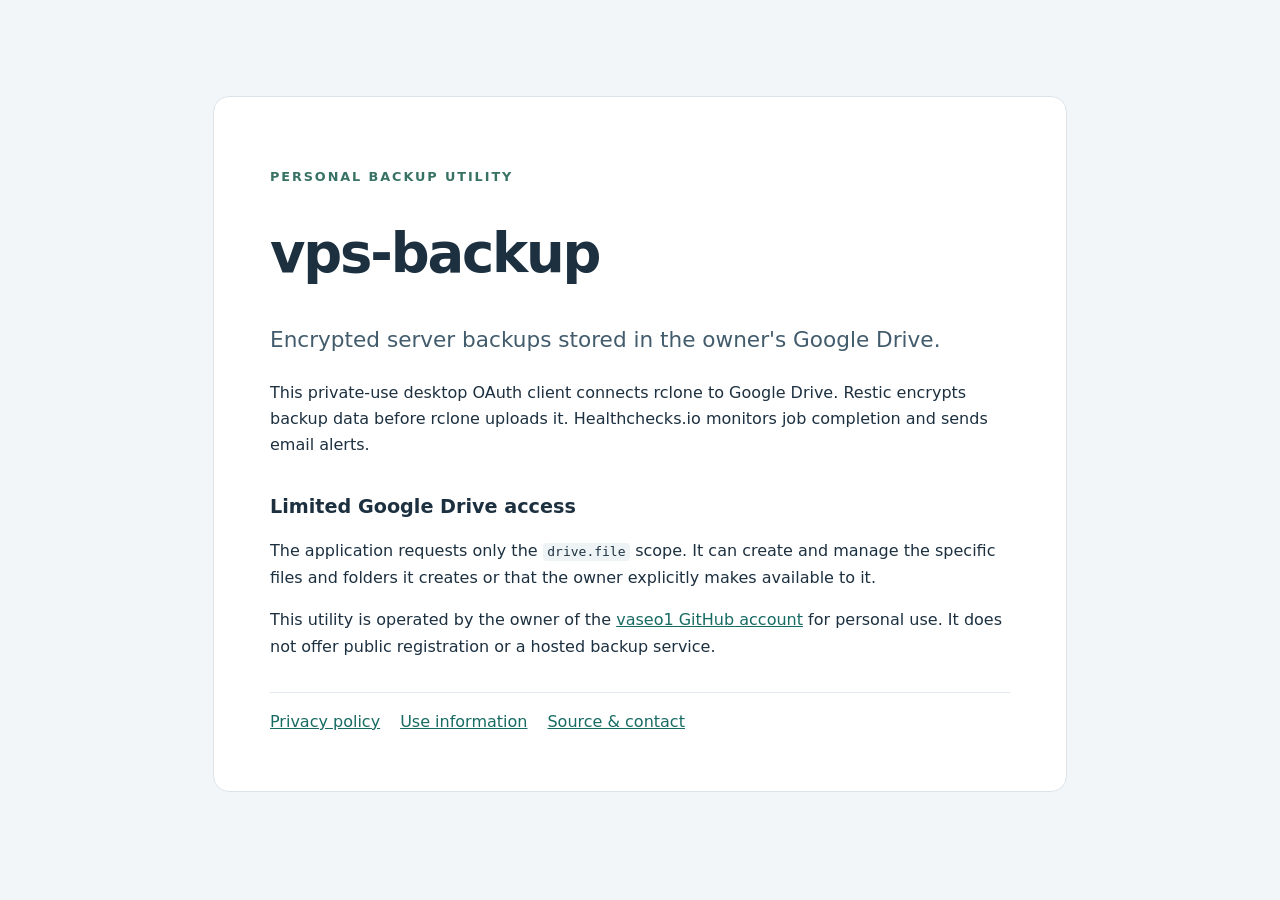
<file: index.html>
<!doctype html>
<html lang="en"><head><meta charset="utf-8"><meta name="viewport" content="width=device-width,initial-scale=1"><title>vps-backup</title><link rel="stylesheet" href="style.css"></head>
<body><main><p class="eyebrow">Personal backup utility</p><h1>vps-backup</h1><p class="intro">Encrypted server backups stored in the owner's Google Drive.</p><p>This private-use desktop OAuth client connects rclone to Google Drive. Restic encrypts backup data before rclone uploads it. Healthchecks.io monitors job completion and sends email alerts.</p><h2>Limited Google Drive access</h2><p>The application requests only the <code>drive.file</code> scope. It can create and manage the specific files and folders it creates or that the owner explicitly makes available to it.</p><p>This utility is operated by the owner of the <a href="https://github.com/vaseo1">vaseo1 GitHub account</a> for personal use. It does not offer public registration or a hosted backup service.</p><nav><a href="privacy.html">Privacy policy</a><a href="terms.html">Use information</a><a href="https://github.com/vaseo1/vps-backup">Source &amp; contact</a></nav></main></body></html>
</file>
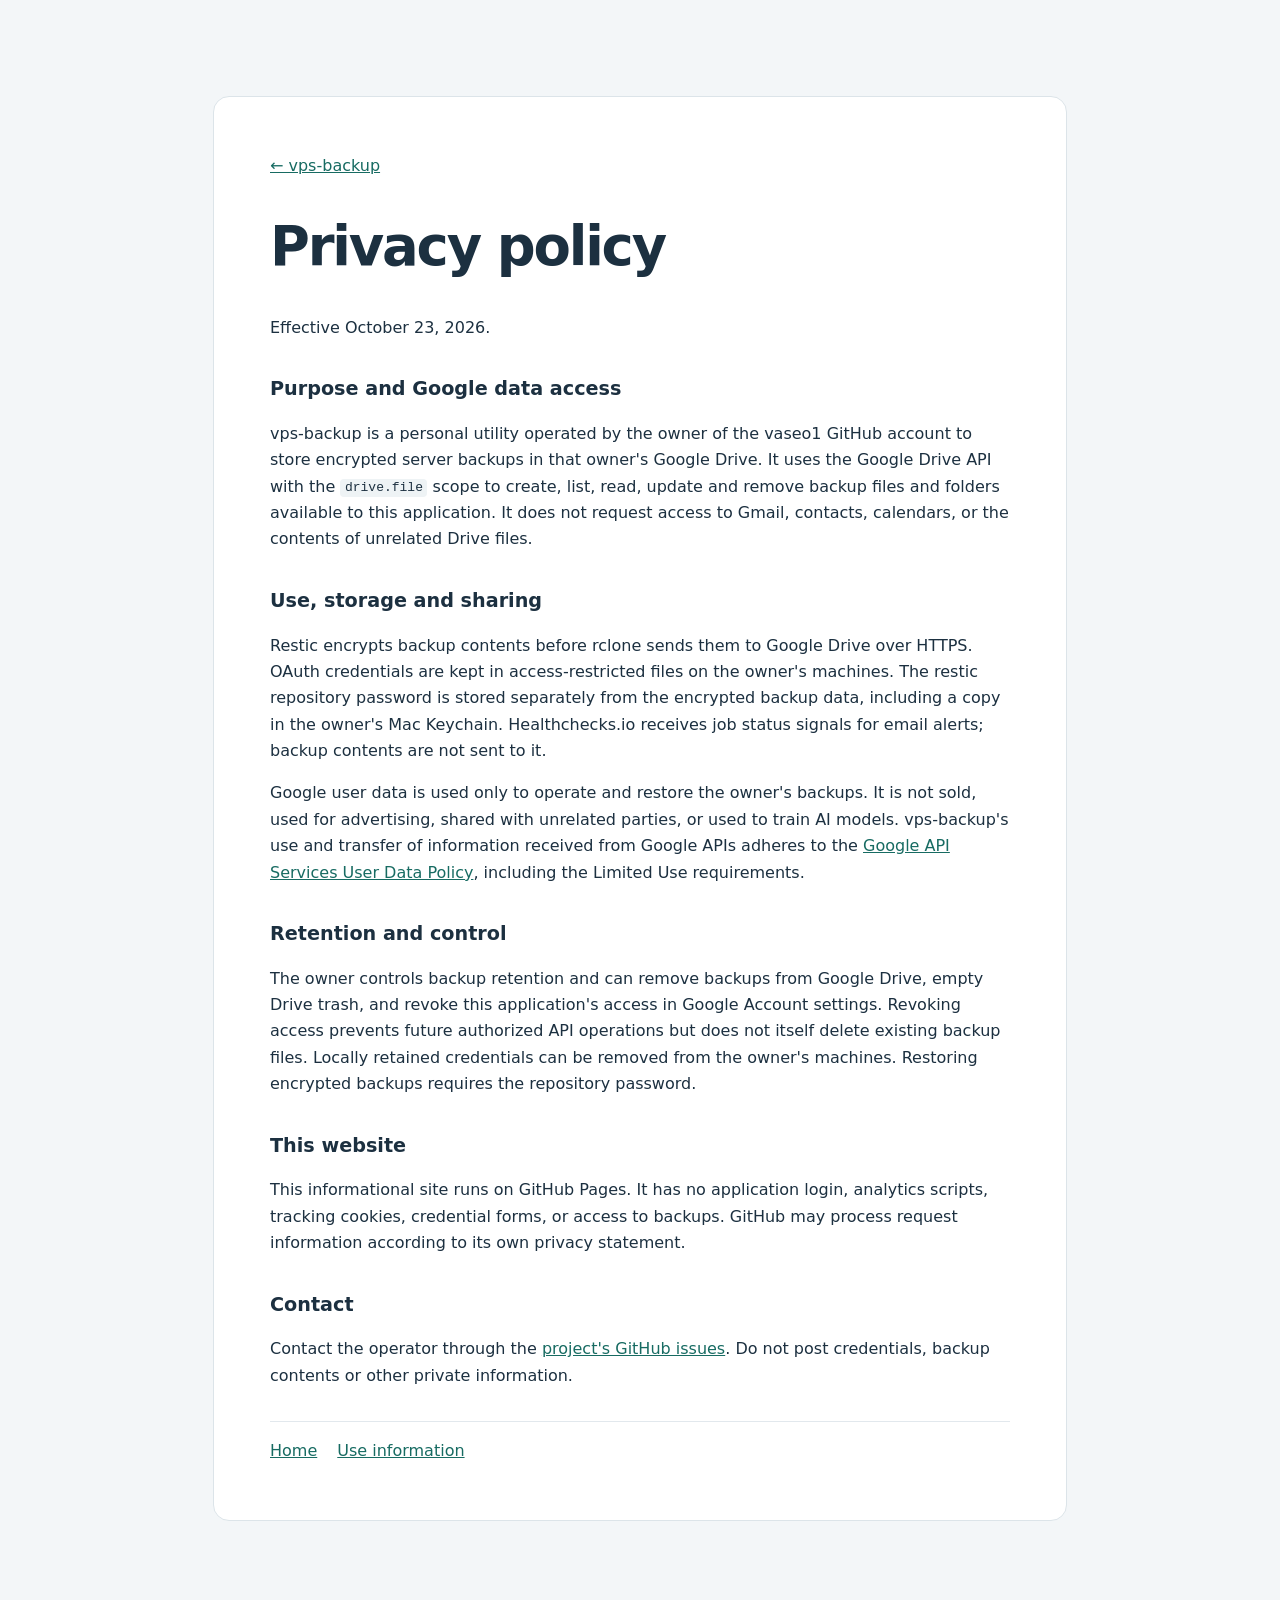
<file: privacy.html>
<!doctype html>
<html lang="en"><head><meta charset="utf-8"><meta name="viewport" content="width=device-width,initial-scale=1"><title>Privacy policy — vps-backup</title><link rel="stylesheet" href="style.css"></head>
<body><main><a href="./">← vps-backup</a><h1>Privacy policy</h1><p>Effective October 23, 2026.</p><h2>Purpose and Google data access</h2><p>vps-backup is a personal utility operated by the owner of the vaseo1 GitHub account to store encrypted server backups in that owner's Google Drive. It uses the Google Drive API with the <code>drive.file</code> scope to create, list, read, update and remove backup files and folders available to this application. It does not request access to Gmail, contacts, calendars, or the contents of unrelated Drive files.</p><h2>Use, storage and sharing</h2><p>Restic encrypts backup contents before rclone sends them to Google Drive over HTTPS. OAuth credentials are kept in access-restricted files on the owner's machines. The restic repository password is stored separately from the encrypted backup data, including a copy in the owner's Mac Keychain. Healthchecks.io receives job status signals for email alerts; backup contents are not sent to it.</p><p>Google user data is used only to operate and restore the owner's backups. It is not sold, used for advertising, shared with unrelated parties, or used to train AI models. vps-backup's use and transfer of information received from Google APIs adheres to the <a href="https://developers.google.com/terms/api-services-user-data-policy">Google API Services User Data Policy</a>, including the Limited Use requirements.</p><h2>Retention and control</h2><p>The owner controls backup retention and can remove backups from Google Drive, empty Drive trash, and revoke this application's access in Google Account settings. Revoking access prevents future authorized API operations but does not itself delete existing backup files. Locally retained credentials can be removed from the owner's machines. Restoring encrypted backups requires the repository password.</p><h2>This website</h2><p>This informational site runs on GitHub Pages. It has no application login, analytics scripts, tracking cookies, credential forms, or access to backups. GitHub may process request information according to its own privacy statement.</p><h2>Contact</h2><p>Contact the operator through the <a href="https://github.com/vaseo1/vps-backup/issues">project's GitHub issues</a>. Do not post credentials, backup contents or other private information.</p><nav><a href="./">Home</a><a href="terms.html">Use information</a></nav></main></body></html>
</file>
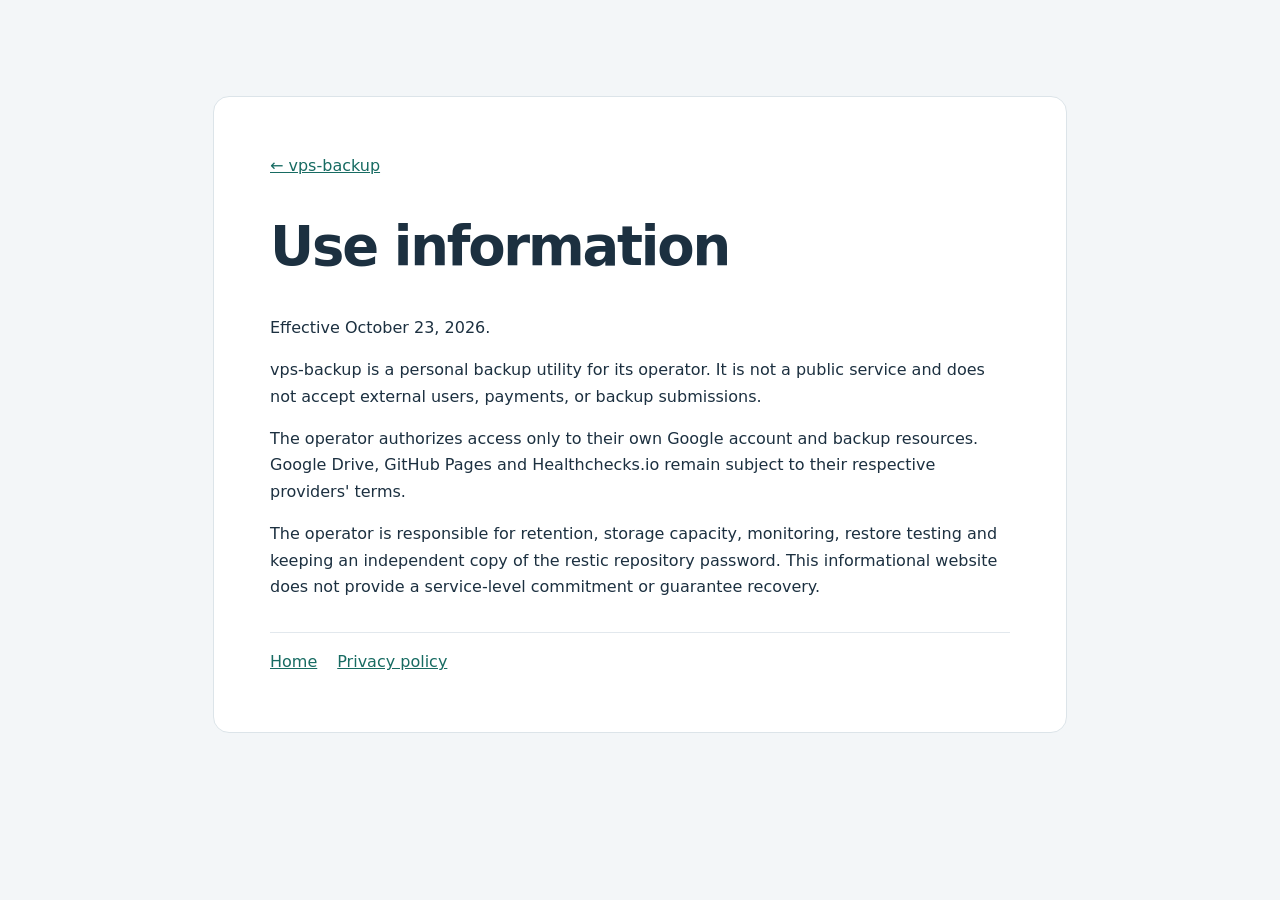
<file: terms.html>
<!doctype html>
<html lang="en"><head><meta charset="utf-8"><meta name="viewport" content="width=device-width,initial-scale=1"><title>Use information — vps-backup</title><link rel="stylesheet" href="style.css"></head>
<body><main><a href="./">← vps-backup</a><h1>Use information</h1><p>Effective October 23, 2026.</p><p>vps-backup is a personal backup utility for its operator. It is not a public service and does not accept external users, payments, or backup submissions.</p><p>The operator authorizes access only to their own Google account and backup resources. Google Drive, GitHub Pages and Healthchecks.io remain subject to their respective providers' terms.</p><p>The operator is responsible for retention, storage capacity, monitoring, restore testing and keeping an independent copy of the restic repository password. This informational website does not provide a service-level commitment or guarantee recovery.</p><nav><a href="./">Home</a><a href="privacy.html">Privacy policy</a></nav></main></body></html>
</file>
<file: style.css>
:root{font-family:system-ui,-apple-system,sans-serif;color:#1c3040;background:#f3f6f8;line-height:1.65}body{margin:0;padding:5vw}main{max-width:740px;margin:2rem auto;background:white;padding:clamp(1.5rem,5vw,3.5rem);border:1px solid #dce4e9;border-radius:16px}h1{font-size:clamp(2rem,5vw,3.4rem);line-height:1.15;letter-spacing:-.04em}h2{font-size:1.2rem;margin-top:2rem}.intro{font-size:1.35rem;color:#425c6d}.eyebrow{color:#387265;font-size:.8rem;text-transform:uppercase;letter-spacing:.15em;font-weight:700}a{color:#176b62}nav{display:flex;gap:1.25rem;flex-wrap:wrap;margin-top:2rem;padding-top:1rem;border-top:1px solid #e2e8ed}code{background:#eef3f5;padding:.1em .35em;border-radius:4px}
</file>
